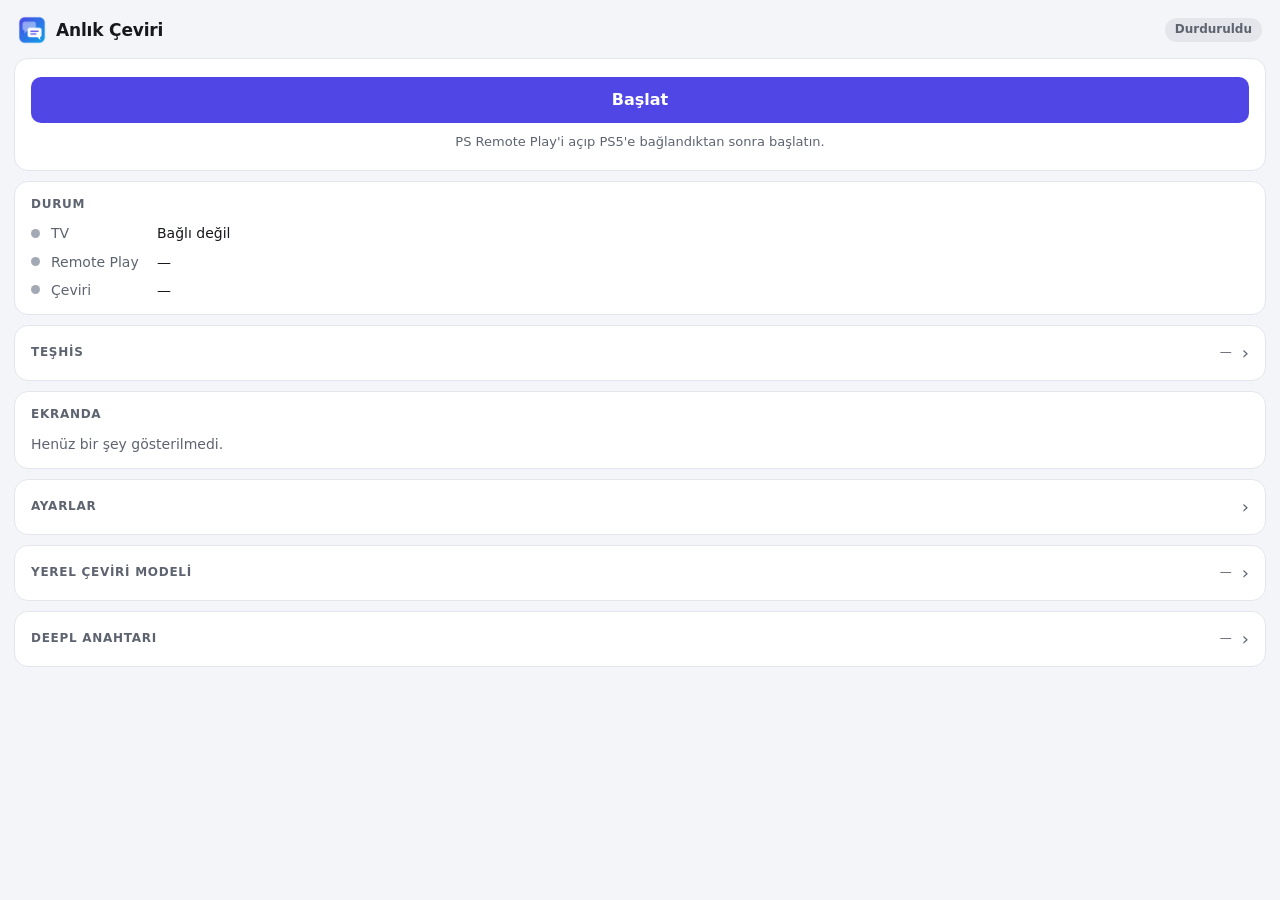
<file: desktop/app/ui/index.html>
<!doctype html>
<html lang="tr">
<head>
  <meta charset="utf-8">
  <meta name="viewport" content="width=device-width, initial-scale=1">
  <title>Anlık Çeviri</title>
  <link rel="stylesheet" href="style.css">
</head>
<body>
  <header class="top">
    <div class="brand">
      <img src="icon.png" alt="" width="28" height="28">
      <h1>Anlık Çeviri</h1>
    </div>
    <span id="state-pill" class="pill" data-state="stopped">Durduruldu</span>
  </header>

  <section id="wizard" class="wizard" hidden>
    <div id="wizard-progress" class="wizard-progress"></div>
    <div id="wizard-body" class="card wizard-card"></div>
  </section>

  <main id="app-main">
    <section class="card hero">
      <button id="toggle" class="primary" type="button">Başlat</button>
      <p id="state-detail" class="detail">PS Remote Play'i açıp PS5'e bağlandıktan sonra başlatın.</p>
    </section>

    <section class="card">
      <h2>Durum</h2>
      <ul class="rows">
        <li>
          <span class="dot" id="tv-dot" data-level="idle"></span>
          <span class="label">TV</span>
          <span class="value" id="tv-value">Bağlı değil</span>
        </li>
        <li>
          <span class="dot" id="window-dot" data-level="idle"></span>
          <span class="label" id="window-label">Remote Play</span>
          <span class="value" id="window-value">—</span>
        </li>
        <li>
          <span class="dot" id="mode-dot" data-level="idle"></span>
          <span class="label">Çeviri</span>
          <span class="value" id="mode-value">—</span>
        </li>
      </ul>
      <p class="stats" id="stats" hidden></p>
    </section>

    <section class="card">
      <details id="diag-panel">
        <summary><h2>Teşhis</h2><span id="diag-badge" class="badge">—</span></summary>
        <p id="diag-summary" class="diag-summary">Çalışmıyor.</p>
        <ul class="rows diag-stages">
          <li><span class="dot" id="diag-capture-dot" data-level="idle"></span><span class="label">Yakalama</span><span class="value" id="diag-capture">—</span></li>
          <li><span class="dot" id="diag-ocr-dot" data-level="idle"></span><span class="label">Yazı tanıma</span><span class="value" id="diag-ocr">—</span></li>
          <li><span class="dot" id="diag-translation-dot" data-level="idle"></span><span class="label">Çeviri</span><span class="value" id="diag-translation">—</span></li>
          <li><span class="dot" id="diag-output-dot" data-level="idle"></span><span class="label">Gösterim</span><span class="value" id="diag-output">—</span></li>
        </ul>
        <dl id="diag-metrics" class="diag-metrics"></dl>
        <div class="diag-log-head"><span>Kendiliğinden toparlanmalar</span><span id="diag-log-count">0</span></div>
        <ol id="diag-log" class="diag-log"><li class="empty">Yok.</li></ol>
      </details>
    </section>

    <section class="card">
      <h2>Ekranda</h2>
      <ul id="shown" class="shown">
        <li class="empty">Henüz bir şey gösterilmedi.</li>
      </ul>
    </section>

    <section class="card">
      <details id="settings-panel">
        <summary><h2>Ayarlar</h2></summary>
        <form id="settings" class="form">
          <fieldset class="field" id="source-field" hidden>
            <legend>Ne oynuyorsunuz?</legend>
            <label class="choice"><input type="radio" name="source" value="remotePlay"> PS5'te bir oyun (PS Remote Play penceresinden)</label>
            <label class="choice"><input type="radio" name="source" value="pcGame"> Bu bilgisayarda yüklü bir oyun (Steam, Epic vb.)</label>
          </fieldset>
          <div class="field" id="game-fields" hidden>
            <label class="field">
              <span>Oyun penceresi</span>
              <span class="inline">
                <select id="game-window"></select>
                <button type="button" id="game-refresh" class="ghost">Yenile</button>
              </span>
            </label>
            <small class="hint">Oyunu açın; listede yoksa Yenile'ye basın. Oyunun ekran modunu "Kenarlıksız pencere" (Borderless) ya da "Pencere" yapın; "Tam ekran"da çeviriler görünmeyebilir.</small>
            <div class="inline region-row">
              <span>Okunan alan: <strong id="region-value">tüm ekran</strong></span>
              <button type="button" id="region-select" class="ghost">Bölge seç</button>
              <button type="button" id="region-clear" class="ghost" hidden>Tüm ekran</button>
            </div>
            <small class="hint">Oyun içindeyken <kbd>Ctrl+Shift+T</kbd> çevirileri gizler/gösterir, <kbd>Ctrl+Shift+R</kbd> okunacak bölgeyi (ör. altyazı bandı) seçtirir.</small>
            <p id="game-note" class="note" role="status"></p>
          </div>
          <fieldset class="field" id="output-field">
            <legend>Çevirileri nerede göster?</legend>
            <label class="choice"><input type="radio" name="output" value="tv"> TV'de (Android TV uygulaması, HDMI görüntünün üstü)</label>
            <label class="choice"><input type="radio" name="output" value="screen"> Bu ekranda, oyun penceresinin üstünde</label>
            <label class="choice"><input type="radio" name="output" value="both"> İkisinde de</label>
          </fieldset>
          <label class="field" id="tv-address-field">
            <span>TV adresi</span>
            <input id="tv-address" type="text" placeholder="Boş bırakın: otomatik bul" autocomplete="off" spellcheck="false">
          </label>
          <fieldset class="field">
            <legend>Mod</legend>
            <label class="choice"><input type="radio" name="mode" value="local"> Türkçe çeviri, yerel model: bu bilgisayarda çalışır, hızlı, ücretsiz, internetsiz</label>
            <label class="choice"><input type="radio" name="mode" value="deepl"> Türkçe çeviri, DeepL: en iyi kalite, biraz daha yavaş, API anahtarı ve internet gerekir</label>
            <label class="choice"><input type="radio" name="mode" value="test"> Çevirisiz test: İngilizce metni yerinde gösterir</label>
          </fieldset>
          <label class="field">
            <span>Hız</span>
            <select id="fps">
              <option value="1">Saniyede 1 kez</option>
              <option value="2">Saniyede 2 kez (işlemciyi az yorar)</option>
              <option value="3">Saniyede 3 kez</option>
              <option value="5">Saniyede 5 kez (önerilen)</option>
              <option value="8">Saniyede 8 kez (en hızlı)</option>
            </select>
          </label>
          <fieldset class="field">
            <legend>Neyi, nerede</legend>
            <label class="choice"><input type="checkbox" id="focus"> Yalnızca altyazı ve menüleri çevir (logo, tabela, dükkan adı atlanır)</label>
            <label class="choice"><input type="checkbox" id="subtitle-below"> Altyazı çevirisini orijinal yazının altında göster (ikisi de okunur)</label>
          </fieldset>
          <label class="field">
            <span>Çevrilmeyecek adlar</span>
            <textarea id="protected-terms" rows="3" spellcheck="false" placeholder="Her satıra bir ad: oyun, karakter, yer&#10;ör. It Takes Two"></textarea>
            <small class="hint">PlayStation, PS5, DualSense gibi adlar zaten çevrilmez.</small>
          </label>
          <fieldset class="field">
            <legend>Oyun profili (isteğe bağlı)</legend>
            <label class="field">
              <span>Oyun</span>
              <input id="profile-name" type="text" list="profile-list" autocomplete="off" spellcheck="false" placeholder="Boş: profil yok · ör. Elden Ring">
              <datalist id="profile-list"></datalist>
            </label>
            <label class="field">
              <span>Tür</span>
              <input id="profile-genre" type="text" autocomplete="off" spellcheck="false" placeholder="ör. aksiyon RPG (çeviriye ipucu olur)">
            </label>
            <label class="field">
              <span>Oyun sözlüğü</span>
              <textarea id="profile-glossary" rows="4" spellcheck="false" placeholder="Her satıra: İngilizce = Türkçe&#10;Charge = Hücum&#10;Site of Grace = Lütuf Noktası&#10;Yalnızca ad yazılırsa çevrilmez: Melina"></textarea>
              <small class="hint">Bu oyuna özeldir; genel terimlerden (Quest → Görev gibi) önce gelir. Değişince eski çeviriler kendiliğinden yenilenir.</small>
            </label>
          </fieldset>
          <label class="field" id="window-field">
            <span>Pencere</span>
            <input id="window" type="text" placeholder="Boş bırakın: PS Remote Play" autocomplete="off" spellcheck="false">
          </label>
          <div class="actions">
            <button type="submit" class="secondary">Kaydet</button>
            <span id="settings-note" class="note" role="status"></span>
          </div>
          <div class="maintenance">
            <button type="button" id="open-wizard" class="ghost">Kurulum sihirbazını aç</button>
            <button type="button" id="tv-uninstall" class="ghost danger">TV uygulamasını kaldır</button>
          </div>
          <p id="maintenance-note" class="note" role="status"></p>
        </form>
      </details>
    </section>

    <section class="card">
      <details id="model-panel">
        <summary><h2>Yerel çeviri modeli</h2><span id="model-badge" class="badge">—</span></summary>
        <div class="form">
          <p class="help">Çeviriyi bu bilgisayarda yapar: altyazı başına yaklaşık 0,1 saniye, anahtar ve kota yok, internet gerekmez. Konuşmalarda DeepL'e yakın; deyimlerde ve bazı menü terimlerinde daha zayıf. Bir kez indirilir (<span id="model-size">~241</span> MB).</p>
          <progress id="model-progress" max="100" value="0" hidden></progress>
          <div class="actions">
            <button type="button" id="model-download" class="secondary">İndir</button>
            <span id="model-note" class="note" role="status"></span>
          </div>
          <small class="hint">Model: OPUS-MT (Helsinki-NLP, Helsinki Üniversitesi), CC-BY 4.0 lisansıyla.</small>
        </div>
      </details>
    </section>

    <section class="card">
      <details id="deepl-panel">
        <summary><h2>DeepL anahtarı</h2><span id="key-badge" class="badge">—</span></summary>
        <form id="deepl" class="form">
          <p class="help">deepl.com'dan ücretsiz <strong>DeepL API Free</strong> hesabı açın; anahtar <code>:fx</code> ile biter. Anahtar yalnızca bu bilgisayarda saklanır.</p>
          <label class="field">
            <span>Anahtar</span>
            <input id="deepl-key" type="password" autocomplete="off" spellcheck="false" placeholder="xxxxxxxx-xxxx-…:fx">
          </label>
          <div class="actions">
            <button type="submit" class="secondary">Kaydet ve dene</button>
            <span id="deepl-note" class="note" role="status"></span>
          </div>
        </form>
      </details>
    </section>

    <p id="error" class="error" role="alert" hidden></p>
  </main>

  <script src="wizard.js"></script>
  <script src="app.js"></script>
</body>
</html>
</file>
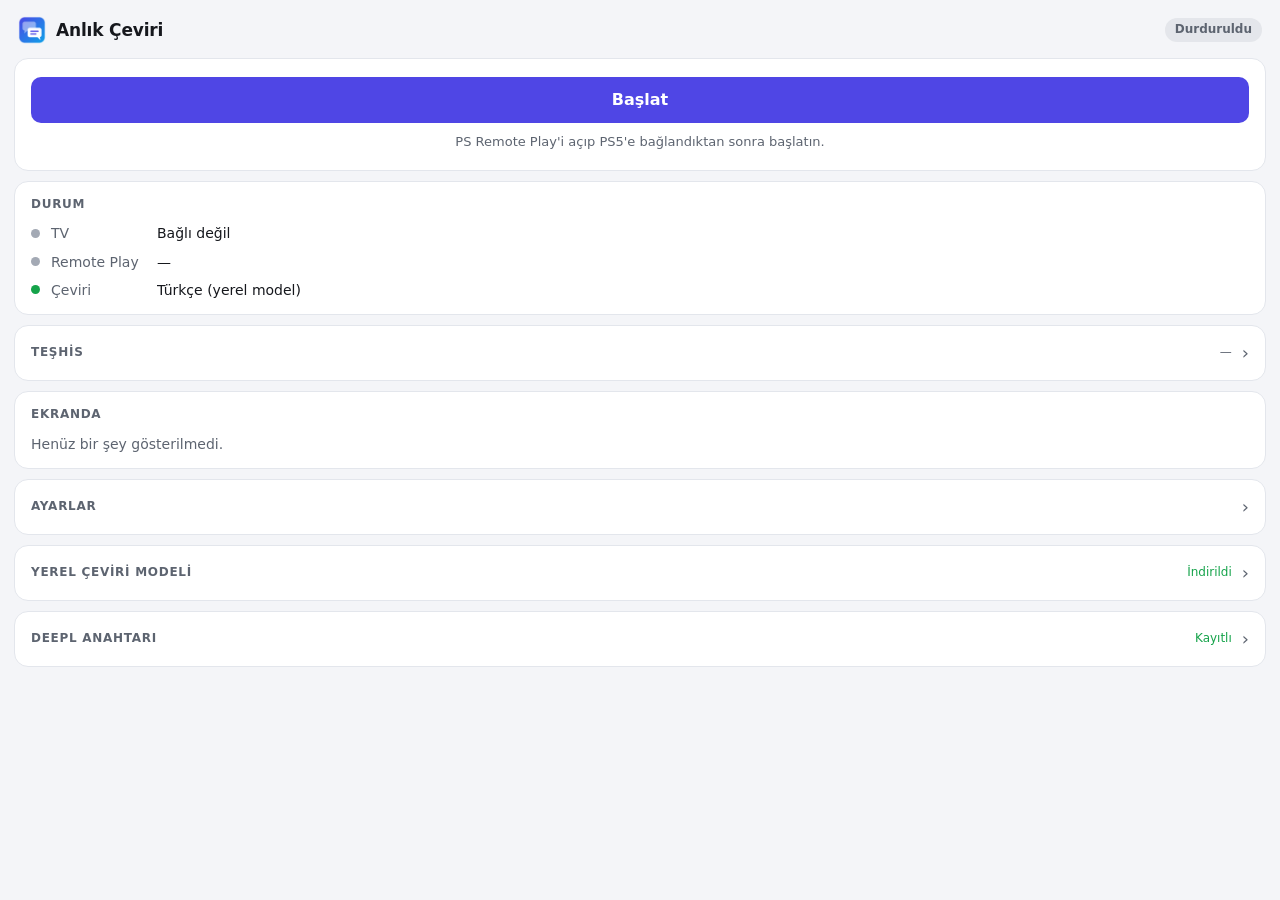
<file: desktop/app/dev/preview.html>
<!doctype html>
<html lang="tr">
<head>
  <meta charset="utf-8">
  <meta name="viewport" content="width=device-width, initial-scale=1">
  <title>Anlık Çeviri (önizleme)</title>
  <link rel="stylesheet" href="../ui/style.css">
</head>
<body>
  <header class="top">
    <div class="brand">
      <img src="../ui/icon.png" alt="" width="28" height="28">
      <h1>Anlık Çeviri</h1>
    </div>
    <span id="state-pill" class="pill" data-state="stopped">Durduruldu</span>
  </header>

  <section id="wizard" class="wizard" hidden>
    <div id="wizard-progress" class="wizard-progress"></div>
    <div id="wizard-body" class="card wizard-card"></div>
  </section>

  <main id="app-main">
    <section class="card hero">
      <button id="toggle" class="primary" type="button">Başlat</button>
      <p id="state-detail" class="detail">PS Remote Play'i açıp PS5'e bağlandıktan sonra başlatın.</p>
    </section>

    <section class="card">
      <h2>Durum</h2>
      <ul class="rows">
        <li>
          <span class="dot" id="tv-dot" data-level="idle"></span>
          <span class="label">TV</span>
          <span class="value" id="tv-value">Bağlı değil</span>
        </li>
        <li>
          <span class="dot" id="window-dot" data-level="idle"></span>
          <span class="label" id="window-label">Remote Play</span>
          <span class="value" id="window-value">—</span>
        </li>
        <li>
          <span class="dot" id="mode-dot" data-level="idle"></span>
          <span class="label">Çeviri</span>
          <span class="value" id="mode-value">—</span>
        </li>
      </ul>
      <p class="stats" id="stats" hidden></p>
    </section>

    <section class="card">
      <details id="diag-panel">
        <summary><h2>Teşhis</h2><span id="diag-badge" class="badge">—</span></summary>
        <p id="diag-summary" class="diag-summary">Çalışmıyor.</p>
        <ul class="rows diag-stages">
          <li><span class="dot" id="diag-capture-dot" data-level="idle"></span><span class="label">Yakalama</span><span class="value" id="diag-capture">—</span></li>
          <li><span class="dot" id="diag-ocr-dot" data-level="idle"></span><span class="label">Yazı tanıma</span><span class="value" id="diag-ocr">—</span></li>
          <li><span class="dot" id="diag-translation-dot" data-level="idle"></span><span class="label">Çeviri</span><span class="value" id="diag-translation">—</span></li>
          <li><span class="dot" id="diag-output-dot" data-level="idle"></span><span class="label">Gösterim</span><span class="value" id="diag-output">—</span></li>
        </ul>
        <dl id="diag-metrics" class="diag-metrics"></dl>
        <div class="diag-log-head"><span>Kendiliğinden toparlanmalar</span><span id="diag-log-count">0</span></div>
        <ol id="diag-log" class="diag-log"><li class="empty">Yok.</li></ol>
      </details>
    </section>

    <section class="card">
      <h2>Ekranda</h2>
      <ul id="shown" class="shown">
        <li class="empty">Henüz bir şey gösterilmedi.</li>
      </ul>
    </section>

    <section class="card">
      <details id="settings-panel">
        <summary><h2>Ayarlar</h2></summary>
        <form id="settings" class="form">
          <fieldset class="field" id="source-field" hidden>
            <legend>Ne oynuyorsunuz?</legend>
            <label class="choice"><input type="radio" name="source" value="remotePlay"> PS5'te bir oyun (PS Remote Play penceresinden)</label>
            <label class="choice"><input type="radio" name="source" value="pcGame"> Bu bilgisayarda yüklü bir oyun (Steam, Epic vb.)</label>
          </fieldset>
          <div class="field" id="game-fields" hidden>
            <label class="field">
              <span>Oyun penceresi</span>
              <span class="inline">
                <select id="game-window"></select>
                <button type="button" id="game-refresh" class="ghost">Yenile</button>
              </span>
            </label>
            <small class="hint">Oyunu açın; listede yoksa Yenile'ye basın. Oyunun ekran modunu "Kenarlıksız pencere" (Borderless) ya da "Pencere" yapın; "Tam ekran"da çeviriler görünmeyebilir.</small>
            <div class="inline region-row">
              <span>Okunan alan: <strong id="region-value">tüm ekran</strong></span>
              <button type="button" id="region-select" class="ghost">Bölge seç</button>
              <button type="button" id="region-clear" class="ghost" hidden>Tüm ekran</button>
            </div>
            <small class="hint">Oyun içindeyken <kbd>Ctrl+Shift+T</kbd> çevirileri gizler/gösterir, <kbd>Ctrl+Shift+R</kbd> okunacak bölgeyi (ör. altyazı bandı) seçtirir.</small>
            <p id="game-note" class="note" role="status"></p>
          </div>
          <fieldset class="field" id="output-field">
            <legend>Çevirileri nerede göster?</legend>
            <label class="choice"><input type="radio" name="output" value="tv"> TV'de (Android TV uygulaması, HDMI görüntünün üstü)</label>
            <label class="choice"><input type="radio" name="output" value="screen"> Bu ekranda, oyun penceresinin üstünde</label>
            <label class="choice"><input type="radio" name="output" value="both"> İkisinde de</label>
          </fieldset>
          <label class="field" id="tv-address-field">
            <span>TV adresi</span>
            <input id="tv-address" type="text" placeholder="Boş bırakın: otomatik bul" autocomplete="off" spellcheck="false">
          </label>
          <fieldset class="field">
            <legend>Mod</legend>
            <label class="choice"><input type="radio" name="mode" value="local"> Türkçe çeviri, yerel model: bu bilgisayarda çalışır, hızlı, ücretsiz, internetsiz</label>
            <label class="choice"><input type="radio" name="mode" value="deepl"> Türkçe çeviri, DeepL: en iyi kalite, biraz daha yavaş, API anahtarı ve internet gerekir</label>
            <label class="choice"><input type="radio" name="mode" value="test"> Çevirisiz test: İngilizce metni yerinde gösterir</label>
          </fieldset>
          <label class="field">
            <span>Hız</span>
            <select id="fps">
              <option value="1">Saniyede 1 kez</option>
              <option value="2">Saniyede 2 kez (işlemciyi az yorar)</option>
              <option value="3">Saniyede 3 kez</option>
              <option value="5">Saniyede 5 kez (önerilen)</option>
              <option value="8">Saniyede 8 kez (en hızlı)</option>
            </select>
          </label>
          <fieldset class="field">
            <legend>Neyi, nerede</legend>
            <label class="choice"><input type="checkbox" id="focus"> Yalnızca altyazı ve menüleri çevir (logo, tabela, dükkan adı atlanır)</label>
            <label class="choice"><input type="checkbox" id="subtitle-below"> Altyazı çevirisini orijinal yazının altında göster (ikisi de okunur)</label>
          </fieldset>
          <label class="field">
            <span>Çevrilmeyecek adlar</span>
            <textarea id="protected-terms" rows="3" spellcheck="false" placeholder="Her satıra bir ad: oyun, karakter, yer&#10;ör. It Takes Two"></textarea>
            <small class="hint">PlayStation, PS5, DualSense gibi adlar zaten çevrilmez.</small>
          </label>
          <fieldset class="field">
            <legend>Oyun profili (isteğe bağlı)</legend>
            <label class="field">
              <span>Oyun</span>
              <input id="profile-name" type="text" list="profile-list" autocomplete="off" spellcheck="false" placeholder="Boş: profil yok · ör. Elden Ring">
              <datalist id="profile-list"></datalist>
            </label>
            <label class="field">
              <span>Tür</span>
              <input id="profile-genre" type="text" autocomplete="off" spellcheck="false" placeholder="ör. aksiyon RPG (çeviriye ipucu olur)">
            </label>
            <label class="field">
              <span>Oyun sözlüğü</span>
              <textarea id="profile-glossary" rows="4" spellcheck="false" placeholder="Her satıra: İngilizce = Türkçe&#10;Charge = Hücum&#10;Site of Grace = Lütuf Noktası&#10;Yalnızca ad yazılırsa çevrilmez: Melina"></textarea>
              <small class="hint">Bu oyuna özeldir; genel terimlerden (Quest → Görev gibi) önce gelir. Değişince eski çeviriler kendiliğinden yenilenir.</small>
            </label>
          </fieldset>
          <label class="field" id="window-field">
            <span>Pencere</span>
            <input id="window" type="text" placeholder="Boş bırakın: PS Remote Play" autocomplete="off" spellcheck="false">
          </label>
          <div class="actions">
            <button type="submit" class="secondary">Kaydet</button>
            <span id="settings-note" class="note" role="status"></span>
          </div>
          <div class="maintenance">
            <button type="button" id="open-wizard" class="ghost">Kurulum sihirbazını aç</button>
            <button type="button" id="tv-uninstall" class="ghost danger">TV uygulamasını kaldır</button>
          </div>
          <p id="maintenance-note" class="note" role="status"></p>
        </form>
      </details>
    </section>

    <section class="card">
      <details id="model-panel">
        <summary><h2>Yerel çeviri modeli</h2><span id="model-badge" class="badge">—</span></summary>
        <div class="form">
          <p class="help">Çeviriyi bu bilgisayarda yapar: altyazı başına yaklaşık 0,1 saniye, anahtar ve kota yok, internet gerekmez. Konuşmalarda DeepL'e yakın; deyimlerde ve bazı menü terimlerinde daha zayıf. Bir kez indirilir (<span id="model-size">~241</span> MB).</p>
          <progress id="model-progress" max="100" value="0" hidden></progress>
          <div class="actions">
            <button type="button" id="model-download" class="secondary">İndir</button>
            <span id="model-note" class="note" role="status"></span>
          </div>
          <small class="hint">Model: OPUS-MT (Helsinki-NLP, Helsinki Üniversitesi), CC-BY 4.0 lisansıyla.</small>
        </div>
      </details>
    </section>

    <section class="card">
      <details id="deepl-panel">
        <summary><h2>DeepL anahtarı</h2><span id="key-badge" class="badge">—</span></summary>
        <form id="deepl" class="form">
          <p class="help">deepl.com'dan ücretsiz <strong>DeepL API Free</strong> hesabı açın; anahtar <code>:fx</code> ile biter. Anahtar yalnızca bu bilgisayarda saklanır.</p>
          <label class="field">
            <span>Anahtar</span>
            <input id="deepl-key" type="password" autocomplete="off" spellcheck="false" placeholder="xxxxxxxx-xxxx-…:fx">
          </label>
          <div class="actions">
            <button type="submit" class="secondary">Kaydet ve dene</button>
            <span id="deepl-note" class="note" role="status"></span>
          </div>
        </form>
      </details>
    </section>

    <p id="error" class="error" role="alert" hidden></p>
  </main>

  <script src="mock.js"></script>
  <script src="../ui/wizard.js"></script>
  <script src="../ui/app.js"></script>
</body>
</html>
</file>
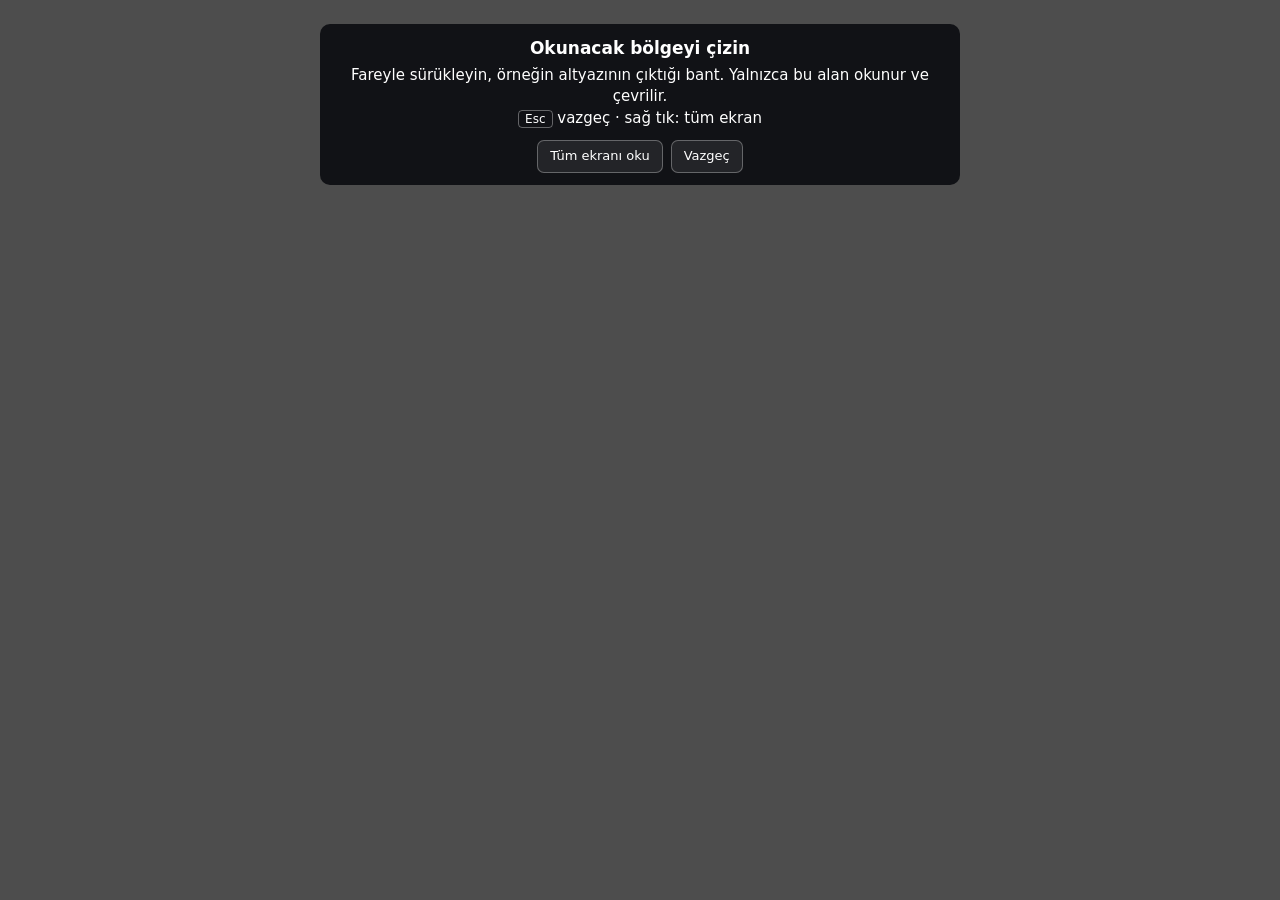
<file: desktop/app/ui/region.html>
<!doctype html>
<html lang="tr">
<head>
  <meta charset="utf-8">
  <title>Anlık Çeviri bölge seçimi</title>
  <style>
    html, body {
      margin: 0;
      width: 100%;
      height: 100%;
      overflow: hidden;
      /* Oyun görünsün ama karartılsın; tamamen şeffaf pikseller tıklamayı kaçırabilir. */
      background: rgba(0, 0, 0, 0.45);
      cursor: crosshair;
      user-select: none;
      -webkit-user-select: none;
      font-family: -apple-system, BlinkMacSystemFont, "Segoe UI", system-ui, sans-serif;
      color: #fff;
    }

    .help {
      position: absolute;
      top: 24px;
      left: 50%;
      transform: translateX(-50%);
      max-width: calc(100% - 32px);
      box-sizing: border-box;
      padding: 12px 16px;
      border-radius: 10px;
      background: rgba(10, 12, 16, 0.9);
      font-size: 15px;
      line-height: 1.45;
      text-align: center;
      cursor: default;
      pointer-events: auto;
    }

    .help strong { display: block; font-size: 17px; margin-bottom: 4px; }
    .help kbd { font-family: inherit; font-size: 12px; padding: 1px 6px; border-radius: 4px; border: 1px solid rgba(255, 255, 255, 0.35); }
    .help .buttons { display: flex; gap: 8px; justify-content: center; margin-top: 10px; }

    .help button {
      font: inherit;
      font-size: 13px;
      padding: 6px 12px;
      border-radius: 7px;
      border: 1px solid rgba(255, 255, 255, 0.3);
      background: rgba(255, 255, 255, 0.08);
      color: #fff;
      cursor: pointer;
    }

    .help button:hover { background: rgba(255, 255, 255, 0.18); }

    /* Seçilen alan: karartma delinmiş gibi açık kalır. */
    .box {
      position: absolute;
      box-sizing: border-box;
      border: 2px solid #8b85ff;
      background: rgba(255, 255, 255, 0.06);
      box-shadow: 0 0 0 1px rgba(0, 0, 0, 0.6);
      pointer-events: none;
    }

    .box.current { border-style: dashed; border-color: rgba(255, 255, 255, 0.7); }
  </style>
</head>
<body>
  <div class="help" id="help">
    <strong>Okunacak bölgeyi çizin</strong>
    Fareyle sürükleyin, örneğin altyazının çıktığı bant. Yalnızca bu alan okunur ve çevrilir.<br>
    <kbd>Esc</kbd> vazgeç · sağ tık: tüm ekran
    <div class="buttons">
      <button type="button" id="whole">Tüm ekranı oku</button>
      <button type="button" id="cancel">Vazgeç</button>
    </div>
  </div>
  <script src="region.js"></script>
</body>
</html>
</file>
<file: desktop/app/ui/style.css>
:root {
  color-scheme: light dark;
  accent-color: var(--accent);
  --bg: #f4f5f8;
  --card: #ffffff;
  --text: #16181d;
  --muted: #5d6470;
  --line: #e3e6ec;
  --accent: #4f46e5;
  --accent-text: #ffffff;
  --ok: #15a34a;
  --warn: #d97706;
  --bad: #dc2626;
  --idle: #a3a9b4;
  --danger: #dc2626;
  --field: #f7f8fa;
  --radius: 14px;
}

@media (prefers-color-scheme: dark) {
  :root {
    --bg: #111317;
    --card: #1a1d23;
    --text: #eceef2;
    --muted: #9aa1ad;
    --line: #2a2e36;
    --accent: #6d66f0;
    --ok: #22c55e;
    --warn: #f59e0b;
    --bad: #f87171;
    --idle: #5f6672;
    --danger: #ef4444;
    --field: #14161b;
  }
}

* { box-sizing: border-box; }

html, body { margin: 0; }

body {
  background: var(--bg);
  color: var(--text);
  font: 14px/1.45 -apple-system, BlinkMacSystemFont, "Segoe UI", system-ui, sans-serif;
  -webkit-font-smoothing: antialiased;
  user-select: none;
  -webkit-user-select: none;
}

.top {
  display: flex;
  align-items: center;
  justify-content: space-between;
  padding: 16px 18px 6px;
}

.brand { display: flex; align-items: center; gap: 10px; }
.brand img { border-radius: 7px; }
h1 { font-size: 17px; margin: 0; font-weight: 650; letter-spacing: -0.01em; }
h2 { font-size: 12px; margin: 0; font-weight: 600; color: var(--muted); text-transform: uppercase; letter-spacing: 0.06em; }

.pill {
  font-size: 12px;
  font-weight: 600;
  padding: 3px 10px;
  border-radius: 999px;
  background: color-mix(in srgb, var(--idle) 20%, transparent);
  color: var(--muted);
}
.pill[data-state="starting"] { background: color-mix(in srgb, var(--warn) 18%, transparent); color: var(--warn); }
.pill[data-state="running"] { background: color-mix(in srgb, var(--ok) 18%, transparent); color: var(--ok); }

main { padding: 8px 14px 18px; display: grid; gap: 10px; }

.card {
  background: var(--card);
  border: 1px solid var(--line);
  border-radius: var(--radius);
  padding: 14px 16px;
}

.hero { display: grid; gap: 10px; text-align: center; padding: 18px 16px; }
.detail { margin: 0; color: var(--muted); font-size: 13px; }

button {
  font: inherit;
  border: 0;
  border-radius: 10px;
  cursor: pointer;
  transition: filter 0.15s, opacity 0.15s;
}
button:hover:not(:disabled) { filter: brightness(1.08); }
button:disabled { opacity: 0.55; cursor: default; }

.primary {
  height: 46px;
  font-size: 16px;
  font-weight: 650;
  background: var(--accent);
  color: var(--accent-text);
}
.primary.stop { background: var(--danger); }

.secondary {
  height: 34px;
  padding: 0 14px;
  font-weight: 600;
  background: color-mix(in srgb, var(--accent) 14%, transparent);
  color: var(--accent);
}

.rows { list-style: none; margin: 10px 0 0; padding: 0; display: grid; gap: 8px; }
.rows li { display: grid; grid-template-columns: 10px 96px 1fr; align-items: center; gap: 10px; }
.label { color: var(--muted); }
.value { overflow: hidden; text-overflow: ellipsis; white-space: nowrap; user-select: text; -webkit-user-select: text; }

.dot { width: 9px; height: 9px; border-radius: 50%; background: var(--idle); }
.dot[data-level="ok"] { background: var(--ok); }
.dot[data-level="warn"] { background: var(--warn); }
.dot[data-level="bad"] { background: var(--bad); }

.stats { margin: 10px 0 0; font-size: 12px; color: var(--muted); font-variant-numeric: tabular-nums; }

.shown {
  list-style: none;
  margin: 10px 0 0;
  padding: 0;
  display: grid;
  gap: 6px;
  max-height: 180px;
  overflow-y: auto;
  user-select: text;
  -webkit-user-select: text;
}
.shown li { padding: 7px 10px; background: var(--field); border-radius: 8px; }
.shown li.empty { background: none; padding: 0; color: var(--muted); }

details summary { list-style: none; cursor: pointer; display: flex; align-items: center; justify-content: space-between; }
details summary::-webkit-details-marker { display: none; }
details summary::after { content: "›"; color: var(--muted); font-size: 18px; transition: transform 0.15s; }
details[open] summary::after { transform: rotate(90deg); }
details summary h2 { flex: 1; }

.badge { font-size: 12px; color: var(--muted); margin-right: 10px; }
.badge.ok { color: var(--ok); }

.form { display: grid; gap: 12px; margin-top: 12px; }
.field { display: grid; gap: 5px; border: 0; padding: 0; margin: 0; }
.field > span, .field legend { font-size: 12px; color: var(--muted); padding: 0; }
.choice { display: flex; gap: 8px; align-items: flex-start; padding: 3px 0; }
.choice input { margin-top: 3px; }

textarea {
  font: inherit;
  padding: 7px 10px;
  border-radius: 8px;
  border: 1px solid var(--line);
  background: var(--field);
  color: var(--text);
  resize: vertical;
  user-select: text;
  -webkit-user-select: text;
}

.hint { font-size: 11px; color: var(--muted); }

input[type="text"], input[type="password"], select {
  font: inherit;
  height: 34px;
  padding: 0 10px;
  border-radius: 8px;
  border: 1px solid var(--line);
  background: var(--field);
  color: var(--text);
  user-select: text;
  -webkit-user-select: text;
}
input:focus, select:focus, textarea:focus { outline: 2px solid color-mix(in srgb, var(--accent) 45%, transparent); outline-offset: 0; }

.actions { display: flex; align-items: center; gap: 10px; }
.note { font-size: 12px; color: var(--muted); }
.note.ok { color: var(--ok); }
.note.bad { color: var(--bad); }

.help { margin: 0; font-size: 12px; color: var(--muted); }
code { font-size: 11px; padding: 1px 4px; border-radius: 4px; background: var(--field); }

.error {
  margin: 0;
  padding: 10px 12px;
  border-radius: 10px;
  background: color-mix(in srgb, var(--bad) 12%, transparent);
  color: var(--bad);
  font-size: 13px;
  user-select: text;
  -webkit-user-select: text;
}
[hidden] { display: none !important; }

.ghost {
  height: 34px;
  padding: 0 12px;
  font-weight: 600;
  background: none;
  color: var(--muted);
}
.ghost:hover:not(:disabled) { color: var(--text); }
.danger { color: var(--bad); }
.primary.small { height: 38px; font-size: 14px; padding: 0 18px; }

.maintenance { display: flex; flex-wrap: wrap; gap: 6px; border-top: 1px solid var(--line); padding-top: 10px; margin-left: -12px; }

/* Kurulum sihirbazı */
.wizard { padding: 8px 14px 18px; display: grid; gap: 10px; }
.wizard-progress { display: flex; align-items: center; justify-content: space-between; font-size: 12px; color: var(--muted); padding: 0 4px; }
.wizard-progress .dots { display: flex; gap: 5px; }
.wizard-progress .dots i { width: 7px; height: 7px; border-radius: 50%; background: var(--line); }
.wizard-progress .dots i.done { background: color-mix(in srgb, var(--accent) 45%, transparent); }
.wizard-progress .dots i.current { background: var(--accent); }
.wizard-card { display: grid; gap: 12px; padding: 20px 18px; }
.wizard-card p { margin: 0; }
.title { font-size: 19px; text-transform: none; letter-spacing: -0.01em; color: var(--text); font-weight: 650; }
.question { font-weight: 600; }
.option { display: flex; gap: 10px; align-items: flex-start; padding: 10px 12px; border: 1px solid var(--line); border-radius: 10px; cursor: pointer; }
.option:has(input:checked) { border-color: var(--accent); background: color-mix(in srgb, var(--accent) 7%, transparent); }
.option input { margin-top: 3px; }
.option span { display: grid; gap: 2px; }
.option small { color: var(--muted); font-size: 12px; }
.numbered { margin: 0; padding-left: 20px; display: grid; gap: 6px; }
.row { display: flex; flex-wrap: wrap; gap: 8px; }
.status-line { display: flex; align-items: center; gap: 8px; font-weight: 600; }
.wizard-actions { display: flex; justify-content: space-between; align-items: center; margin-top: 6px; }
.error-inline { color: var(--bad); font-size: 13px; user-select: text; -webkit-user-select: text; }
.log { list-style: none; margin: 0; padding: 0; display: grid; gap: 6px; font-size: 13px; color: var(--muted); }
.log li::before { content: "✓ "; color: var(--ok); }
.log li.current { color: var(--text); }
.log li.current::before { content: "… "; color: var(--warn); }
.tips summary { cursor: pointer; color: var(--muted); font-size: 13px; }
.tips ul { margin: 8px 0 0; padding-left: 18px; font-size: 13px; color: var(--muted); display: grid; gap: 4px; }

/* Yerel model indirme çubuğu (ayarlar ve sihirbaz). */
progress { width: 100%; height: 8px; accent-color: var(--accent); }
.choice-detail { margin: 4px 0 12px 26px; display: grid; gap: 8px; }

.inline { display: flex; align-items: center; gap: 8px; flex-wrap: wrap; }
.inline select { flex: 1; min-width: 0; }
.region-row { font-size: 13px; }
kbd { font-family: inherit; font-size: 11px; padding: 1px 5px; border-radius: 4px; border: 1px solid var(--line); background: var(--field); }
.options { display: grid; gap: 8px; }
#game-note:empty { display: none; }

/* Teşhis paneli */
.diag-summary { margin: 10px 0 0; font-size: 13px; }
.diag-stages .value { font-size: 12px; color: var(--muted); font-variant-numeric: tabular-nums; }
.diag-metrics { display: grid; grid-template-columns: max-content 1fr; gap: 4px 12px; margin: 12px 0 0; font-size: 12px; font-variant-numeric: tabular-nums; }
.diag-metrics dt { color: var(--muted); }
.diag-metrics dd { margin: 0; }
.diag-log-head { display: flex; justify-content: space-between; margin-top: 12px; font-size: 12px; color: var(--muted); }
.diag-log { margin: 6px 0 0; padding-left: 18px; font-size: 12px; max-height: 140px; overflow-y: auto; }
.diag-log li.empty { list-style: none; margin-left: -18px; color: var(--muted); }
.badge.bad { color: var(--bad); }
.badge.warn { color: var(--warn); }
</file>
